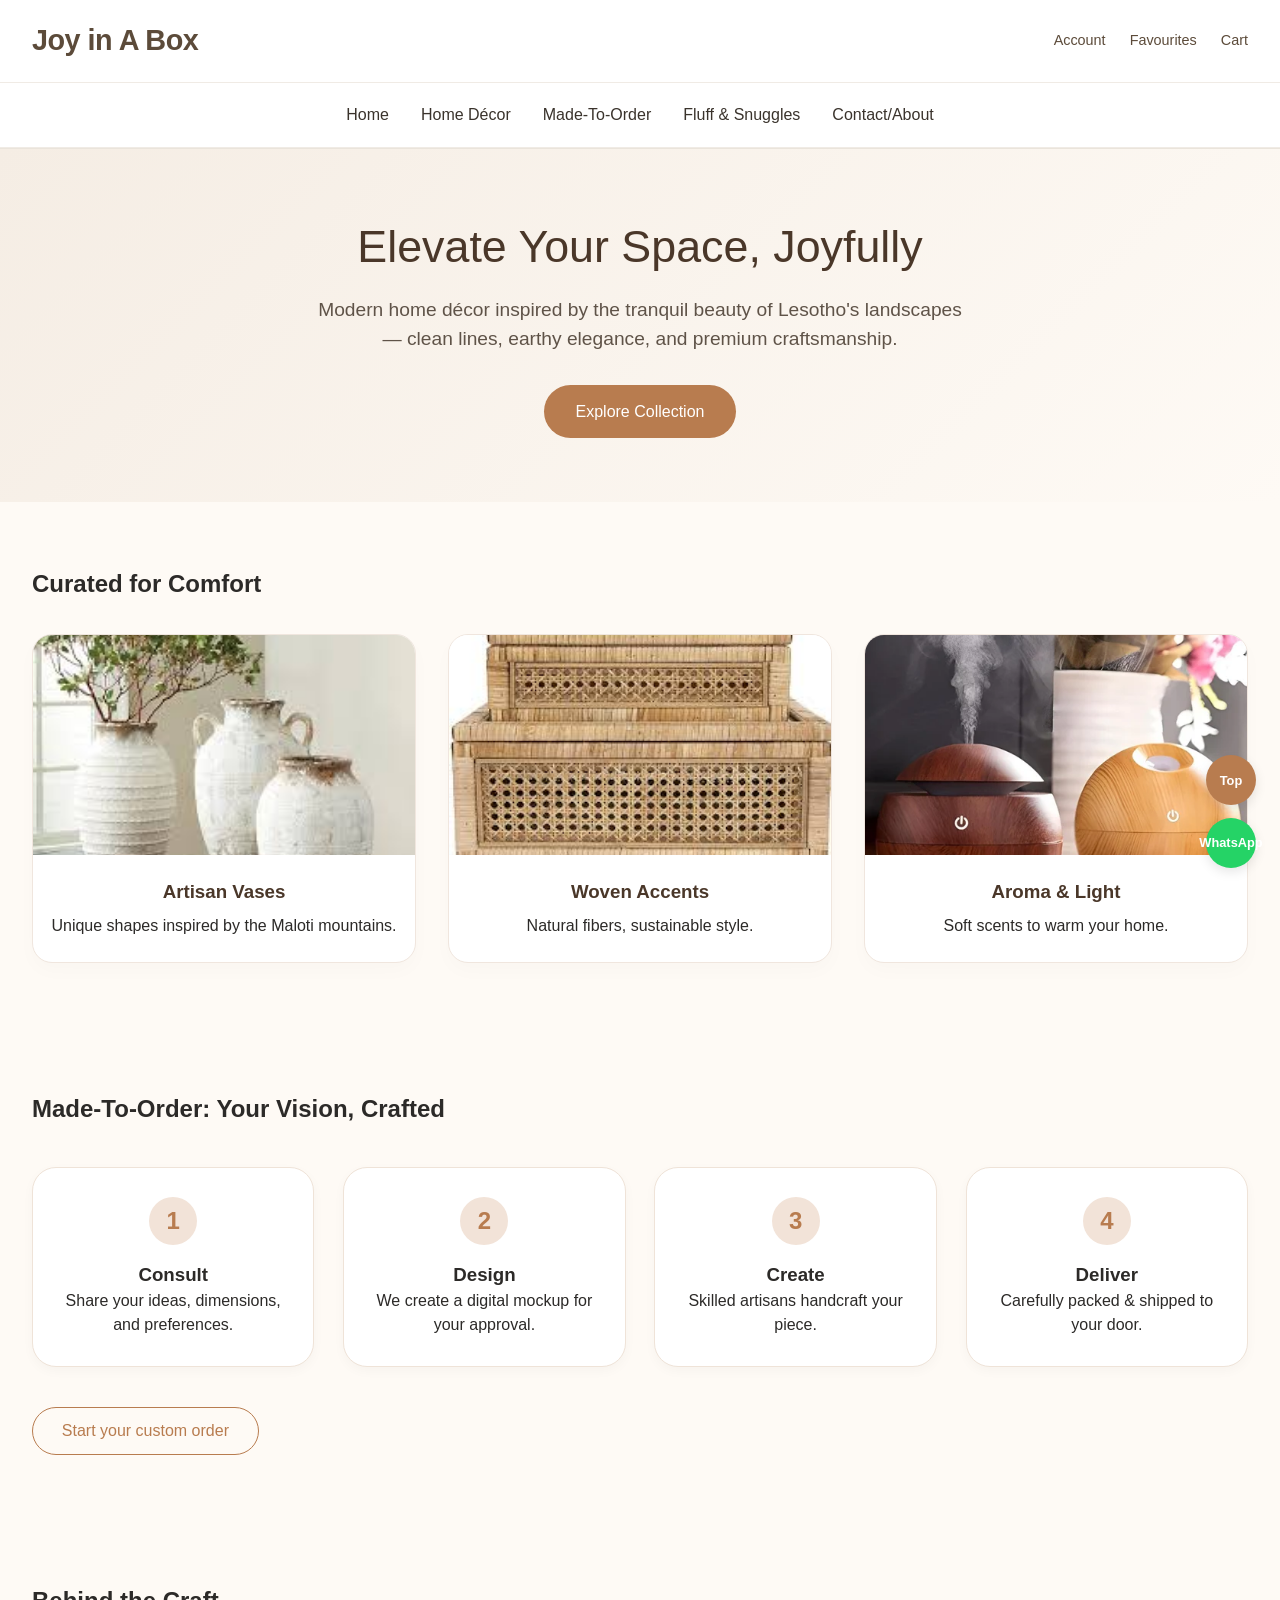
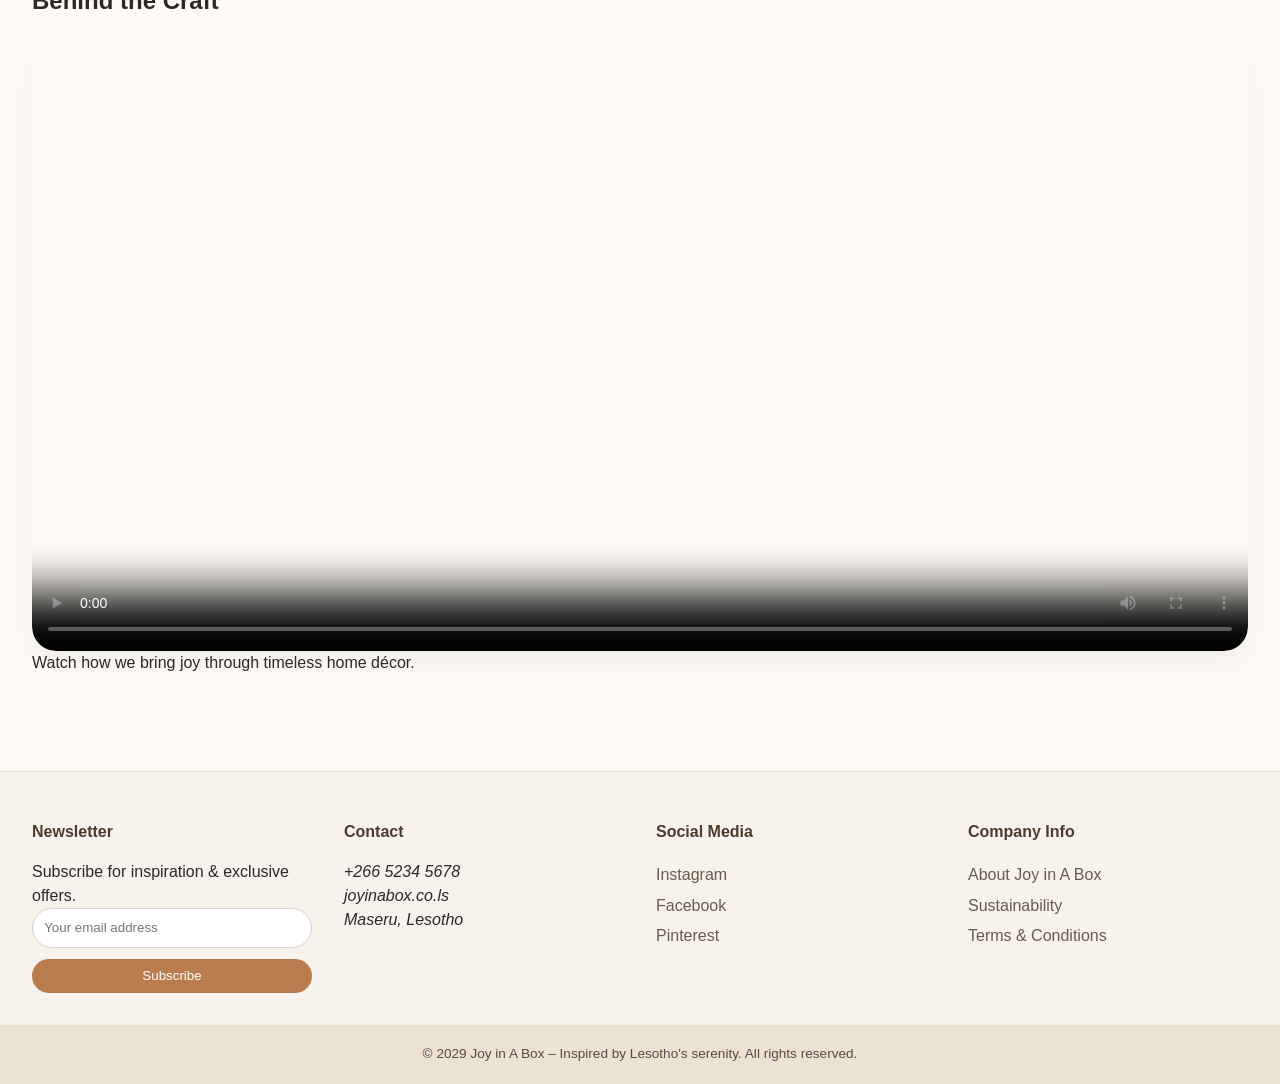
<file: index.html>
<!DOCTYPE html>
<html lang="en">
<head>
  <meta charset="UTF-8">
  <meta name="viewport" content="width=device-width, initial-scale=1.0, viewport-fit=cover">
  <title>Joy in A Box | Home Décor</title>
  <link rel="stylesheet" href="style.css">
</head>
<body>

  <header class="site-header">
    <div class="container header-flex">
      <div class="logo-area">
        <a href="index.html" class="logo-link">Joy in A Box</a>
      </div>
      <div class="top-right-icons">
        <a href="#" class="icon-link">Account</a>
        <a href="#" class="icon-link">Favourites</a>
        <a href="#" class="icon-link">Cart</a>
      </div>
    </div>

    <nav class="main-nav">
      <div class="container nav-container">
        <ul class="nav-menu">
          <li class="nav-item dropdown">
            <a href="index.html">Home</a>
            <ul class="submenu">
              <li><a href="index.html#featured">Featured</a></li>
              <li><a href="index.html#collections">Collections</a></li>
            </ul>
          </li>
          <li class="nav-item dropdown">
            <a href="decor.html">Home Décor</a>
            <ul class="submenu">
              <li><a href="decor.html#vases">Vases & Planters</a></li>
              <li><a href="decor.html#wall-art">Wall Art</a></li>
              <li><a href="decor.html#candles">Candles & Holders</a></li>
            </ul>
          </li>
          <li class="nav-item dropdown">
            <a href="made-to-order.html">Made‑To‑Order</a>
            <ul class="submenu">
              <li><a href="made-to-order.html#process">Process</a></li>
              <li><a href="made-to-order.html#custom">Custom Designs</a></li>
            </ul>
          </li>
          <li class="nav-item dropdown">
            <a href="fluff-snuggles.html">Fluff & Snuggles</a>
            <ul class="submenu">
              <li><a href="fluff-snuggles.html#throws">Throws & Blankets</a></li>
              <li><a href="fluff-snuggles.html#cushions">Cushions</a></li>
            </ul>
          </li>
          <li class="nav-item">
            <a href="contact.html">Contact/About</a>
          </li>
        </ul>
      </div>
    </nav>
  </header>

  <main>
    <section class="hero">
      <div class="container hero-content">
        <h1>Elevate Your Space, Joyfully</h1>
        <p>Modern home décor inspired by the tranquil beauty of Lesotho's landscapes — clean lines, earthy elegance, and premium craftsmanship.</p>
        <a href="decor.html" class="btn-primary">Explore Collection</a>
      </div>
    </section>

    <section class="featured-grid" id="featured">
      <div class="container">
        <h2>Curated for Comfort</h2>
        <div class="card-grid">
          <div class="card">
            <img src="vase.jpg" alt="Ceramic vase with natural texture" class="card-img">
            <h3>Artisan Vases</h3>
            <p>Unique shapes inspired by the Maloti mountains.</p>
          </div>
          <div class="card">
            <img src="woven.jpg" alt="Woven storage basket" class="card-img">
            <h3>Woven Accents</h3>
            <p>Natural fibers, sustainable style.</p>
          </div>
          <div class="card">
            <img src="aroma.jpg" alt="Scented candle in ceramic holder" class="card-img">
            <h3>Aroma & Light</h3>
            <p>Soft scents to warm your home.</p>
          </div>
        </div>
      </div>
    </section>

    <section class="mto-process" id="collections">
      <div class="container">
        <h2>Made‑To‑Order: Your Vision, Crafted</h2>
        <div class="process-steps">
          <div class="step">
            <div class="step-num">1</div>
            <h3>Consult</h3>
            <p>Share your ideas, dimensions, and preferences.</p>
          </div>
          <div class="step">
            <div class="step-num">2</div>
            <h3>Design</h3>
            <p>We create a digital mockup for your approval.</p>
          </div>
          <div class="step">
            <div class="step-num">3</div>
            <h3>Create</h3>
            <p>Skilled artisans handcraft your piece.</p>
          </div>
          <div class="step">
            <div class="step-num">4</div>
            <h3>Deliver</h3>
            <p>Carefully packed & shipped to your door.</p>
          </div>
        </div>
        <div class="mto-cta">
          <a href="made-to-order.html" class="btn-secondary">Start your custom order</a>
        </div>
      </div>
    </section>

    <section class="media-showcase">
      <div class="container">
        <h2>Behind the Craft</h2>
        <div class="video-wrapper">
          <video controls poster="https://placehold.co/800x450/f4f4f4/8b7a66?text=Joy+in+A+Box" width="100%">
            <source src="https://www.w3schools.com/html/mov_bbb.mp4" type="video/mp4">
            Your browser does not support the video tag.
          </video>
        </div>
        <p class="video-caption">Watch how we bring joy through timeless home décor.</p>
      </div>
    </section>
  </main>

  <footer class="site-footer">
    <div class="container footer-grid">
      <div class="footer-newsletter">
        <h4>Newsletter</h4>
        <p>Subscribe for inspiration & exclusive offers.</p>
        <form action="#" method="post" class="newsletter-form">
          <input type="email" placeholder="Your email address" required>
          <button type="submit" class="btn-subscribe">Subscribe</button>
        </form>
      </div>
      <div class="footer-contact">
        <h4>Contact</h4>
        <address>
          +266 5234 5678<br>
          joyinabox.co.ls<br>
          Maseru, Lesotho
        </address>
      </div>
      <div class="footer-social">
        <h4>Social Media</h4>
        <ul class="social-links">
          <li><a href="#">Instagram</a></li>
          <li><a href="#">Facebook</a></li>
          <li><a href="#">Pinterest</a></li>
        </ul>
      </div>
      <div class="footer-company">
        <h4>Company Info</h4>
        <ul class="company-links">
          <li><a href="#">About Joy in A Box</a></li>
          <li><a href="#">Sustainability</a></li>
          <li><a href="#">Terms & Conditions</a></li>
        </ul>
      </div>
    </div>
    <div class="footer-bottom">
      <div class="container">
        <p>© 2029 Joy in A Box – Inspired by Lesotho's serenity. All rights reserved.</p>
      </div>
    </div>
  </footer>

  <div class="floating-buttons">
    <a href="#" class="float-scroll">Top</a>
    <a href="https://wa.me/26612345678?text=Hello%20Joy%20in%20A%20Box" class="float-wa" target="_blank" rel="noopener">WhatsApp</a>
  </div>
</body>
</html>
</file>
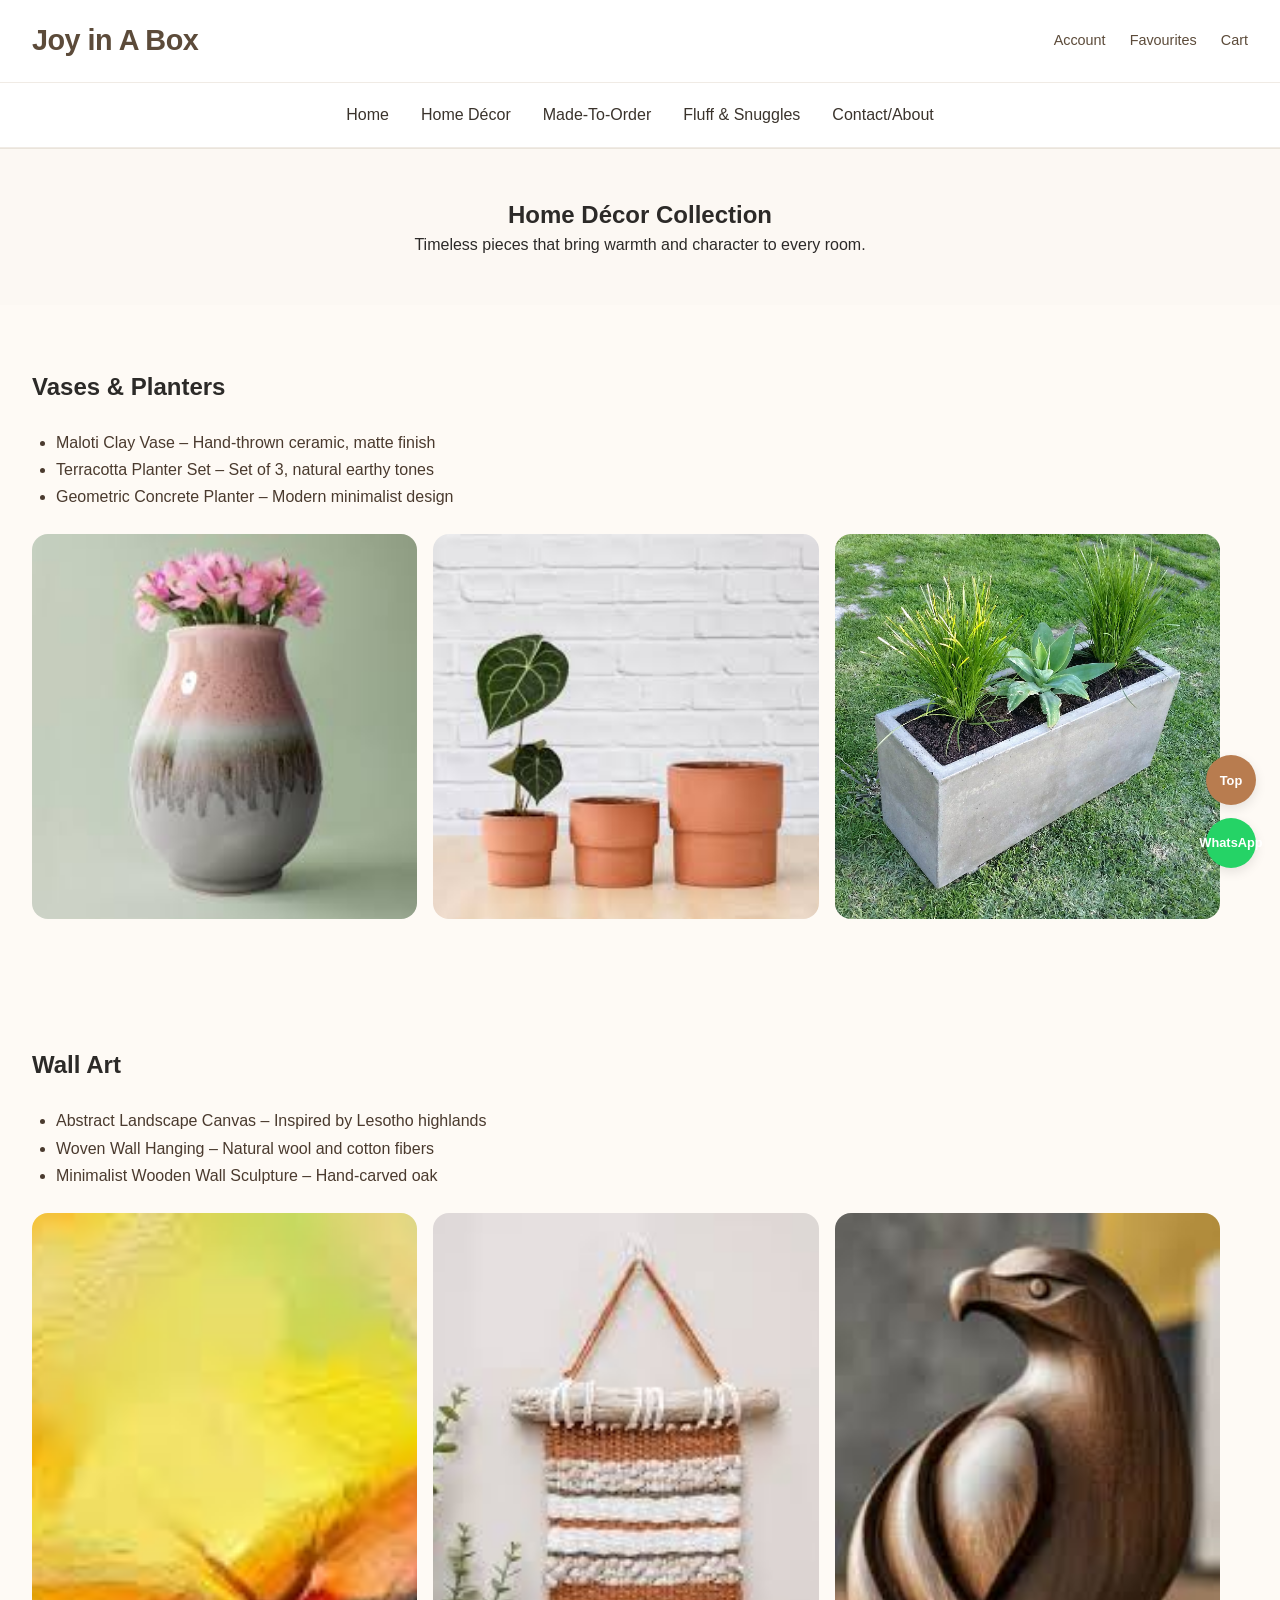
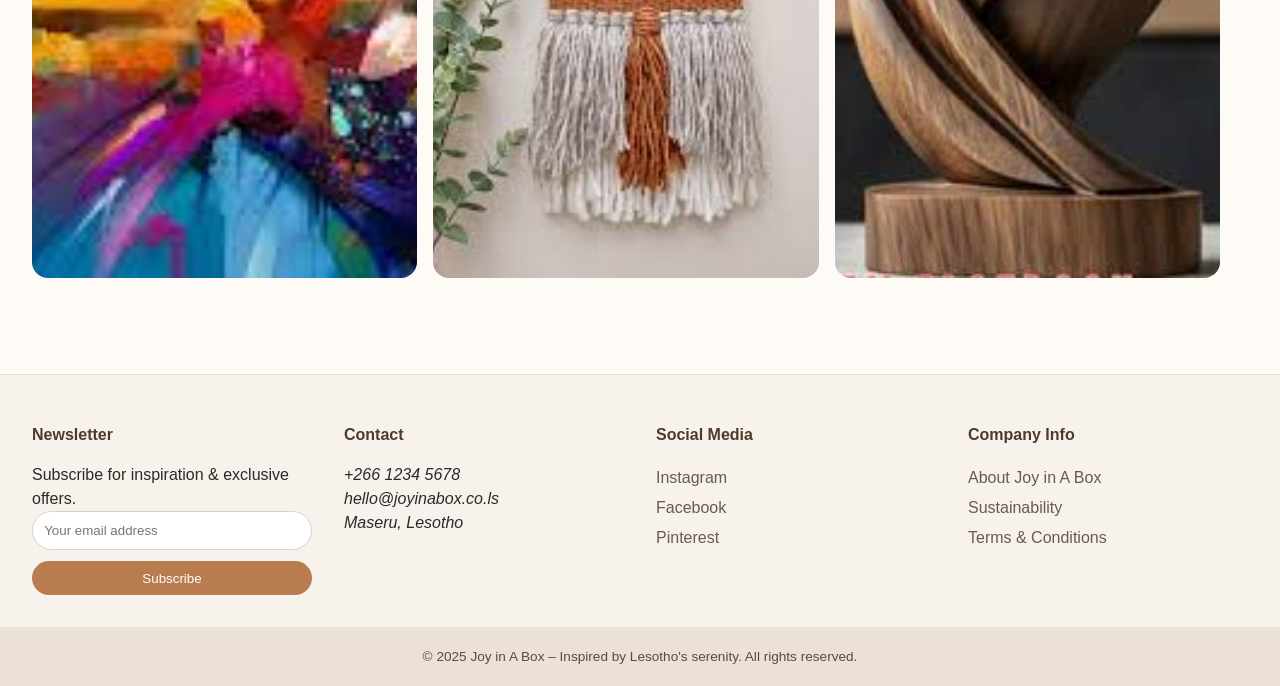
<file: decor.html>
<!DOCTYPE html>
<html lang="en">
<head>
  <meta charset="UTF-8">
  <meta name="viewport" content="width=device-width, initial-scale=1.0">
  <title>Joy in A Box | Home Décor Collection</title>
  <link rel="stylesheet" href="style.css">
</head>
<body>

  <header class="site-header">
    <div class="container header-flex">
      <div class="logo-area">
        <a href="index.html" class="logo-link">Joy in A Box</a>
      </div>
      <div class="top-right-icons">
        <a href="#" class="icon-link">Account</a>
        <a href="#" class="icon-link">Favourites</a>
        <a href="#" class="icon-link">Cart</a>
      </div>
    </div>

    <nav class="main-nav">
      <div class="container nav-container">
        <ul class="nav-menu">
          <li class="nav-item dropdown"><a href="index.html">Home</a><ul class="submenu"><li><a href="index.html#featured">Featured</a></li><li><a href="index.html#collections">Collections</a></li></ul></li>
          <li class="nav-item dropdown"><a href="decor.html">Home Décor</a><ul class="submenu"><li><a href="decor.html#vases">Vases & Planters</a></li><li><a href="decor.html#wall-art">Wall Art</a></li><li><a href="decor.html#candles">Candles & Holders</a></li></ul></li>
          <li class="nav-item dropdown"><a href="made-to-order.html">Made‑To‑Order</a><ul class="submenu"><li><a href="made-to-order.html#process">Process</a></li><li><a href="made-to-order.html#custom">Custom Designs</a></li></ul></li>
          <li class="nav-item dropdown"><a href="fluff-snuggles.html">Fluff & Snuggles</a><ul class="submenu"><li><a href="fluff-snuggles.html#throws">Throws & Blankets</a></li><li><a href="fluff-snuggles.html#cushions">Cushions</a></li></ul></li>
          <li class="nav-item"><a href="contact.html">Contact/About</a></li>
        </ul>
      </div>
    </nav>
  </header>

  <main>
    <section class="page-hero">
      <div class="container">
        <h1>Home Décor Collection</h1>
        <p>Timeless pieces that bring warmth and character to every room.</p>
      </div>
    </section>

    <section class="product-section" id="vases">
      <div class="container">
        <h2>Vases & Planters</h2>
        <ul class="product-list">
          <li>Maloti Clay Vase – Hand-thrown ceramic, matte finish</li>
          <li>Terracotta Planter Set – Set of 3, natural earthy tones</li>
          <li>Geometric Concrete Planter – Modern minimalist design</li>
        </ul>
        <div class="product-gallery">
          <img src="ceramic.jpg" alt="Ceramic vase">
          <img src="plant.jpg" alt="Terracotta planters">
          <img src="concrete.jpg" alt="Concrete planter">
        </div>
      </div>
    </section>

    <section class="product-section" id="wall-art">
      <div class="container">
        <h2>Wall Art</h2>
        <ul class="product-list">
          <li>Abstract Landscape Canvas – Inspired by Lesotho highlands</li>
          <li>Woven Wall Hanging – Natural wool and cotton fibers</li>
          <li>Minimalist Wooden Wall Sculpture – Hand-carved oak</li>
        </ul>
        <div class="product-gallery">
          <img src="canvas.jpg" alt="Abstract canvas">
          <img src="hanging.jpg" alt="Woven wall hanging">
          <img src="sculpture.jpg" alt="Wooden sculpture">
        </div>
      </div>
    </section>

  </main>

  <footer class="site-footer">
    <div class="container footer-grid">
      <div class="footer-newsletter"><h4>Newsletter</h4><p>Subscribe for inspiration & exclusive offers.</p><form action="#" class="newsletter-form"><input type="email" placeholder="Your email address"><button type="submit" class="btn-subscribe">Subscribe</button></form></div>
      <div class="footer-contact"><h4>Contact</h4><address>+266 1234 5678<br>hello@joyinabox.co.ls<br>Maseru, Lesotho</address></div>
      <div class="footer-social"><h4>Social Media</h4><ul class="social-links"><li><a href="#">Instagram</a></li><li><a href="#">Facebook</a></li><li><a href="#">Pinterest</a></li></ul></div>
      <div class="footer-company"><h4>Company Info</h4><ul class="company-links"><li><a href="#">About Joy in A Box</a></li><li><a href="#">Sustainability</a></li><li><a href="#">Terms & Conditions</a></li></ul></div>
    </div>
    <div class="footer-bottom"><div class="container"><p>© 2025 Joy in A Box – Inspired by Lesotho's serenity. All rights reserved.</p></div></div>
  </footer>

  <div class="floating-buttons"><a href="#" class="float-scroll">Top</a><a href="https://wa.me/26612345678" class="float-wa" target="_blank">WhatsApp</a></div>
</body>
</html>
</file>
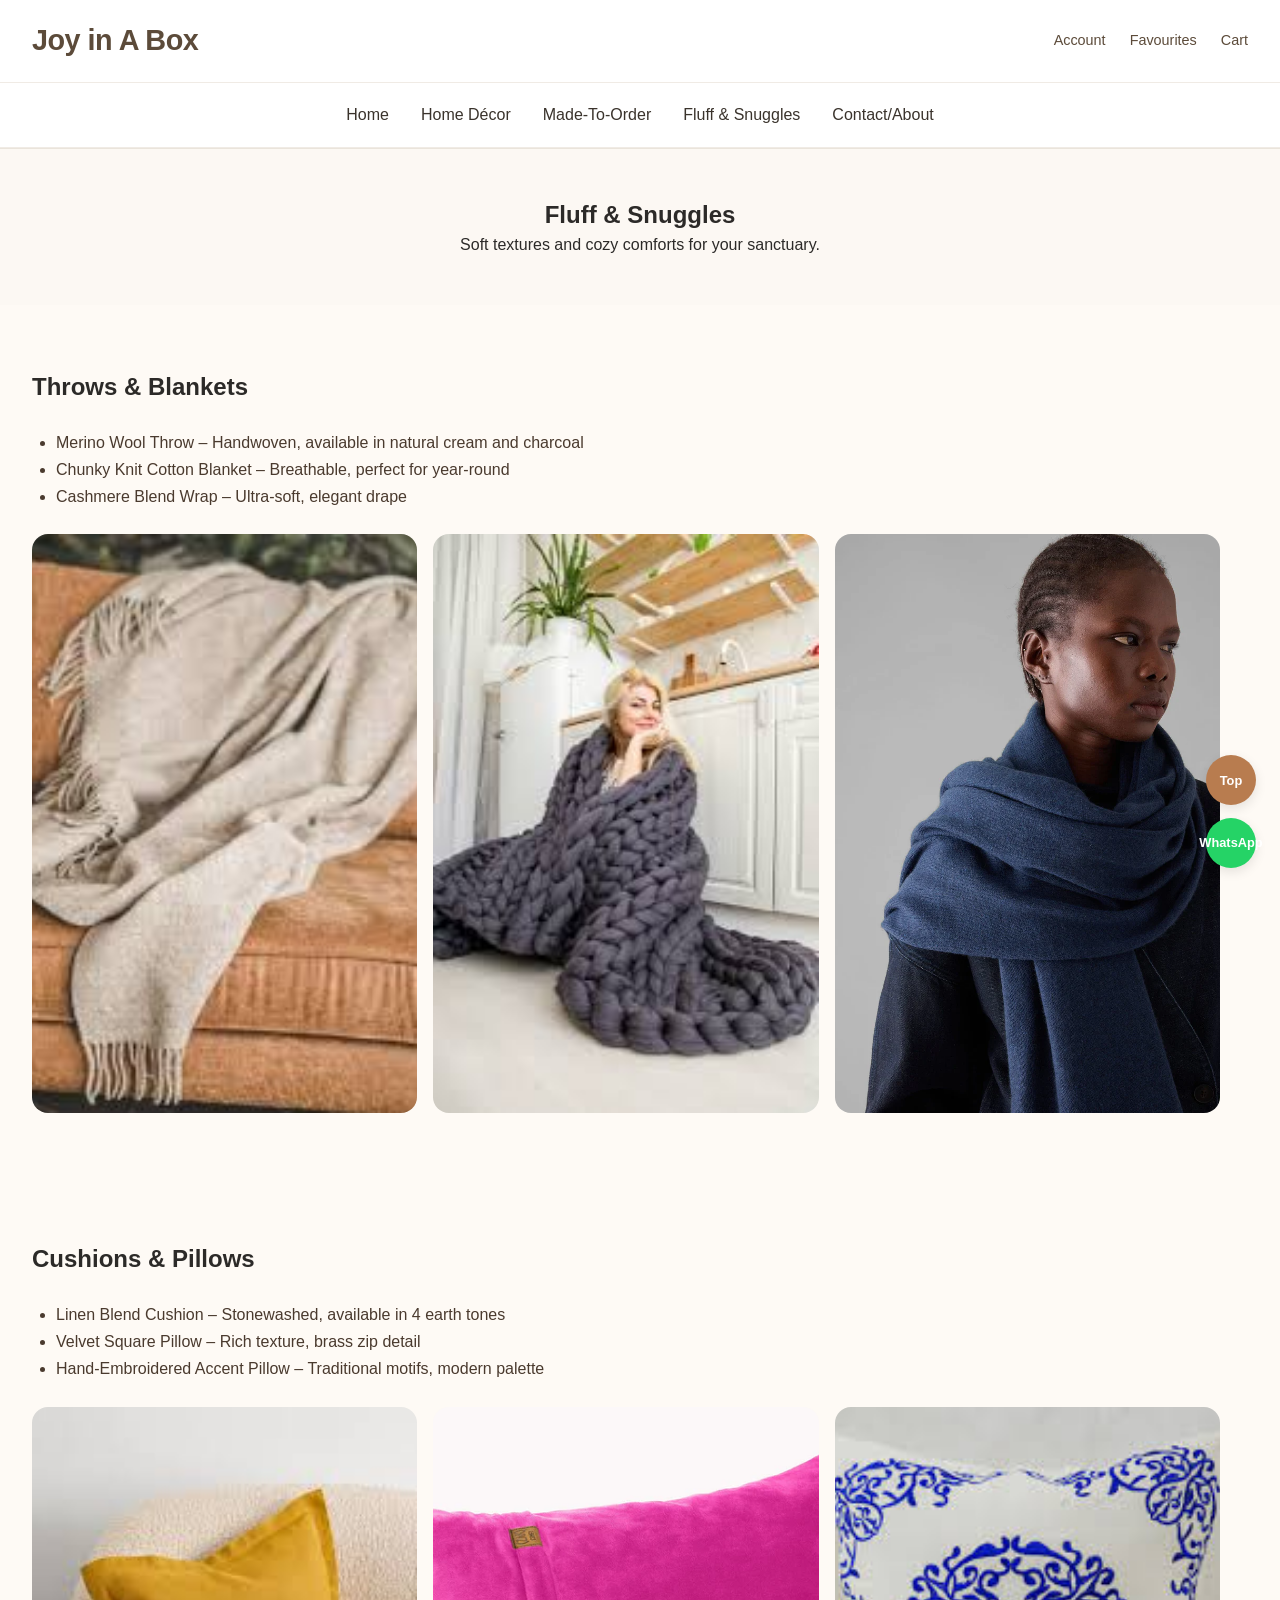
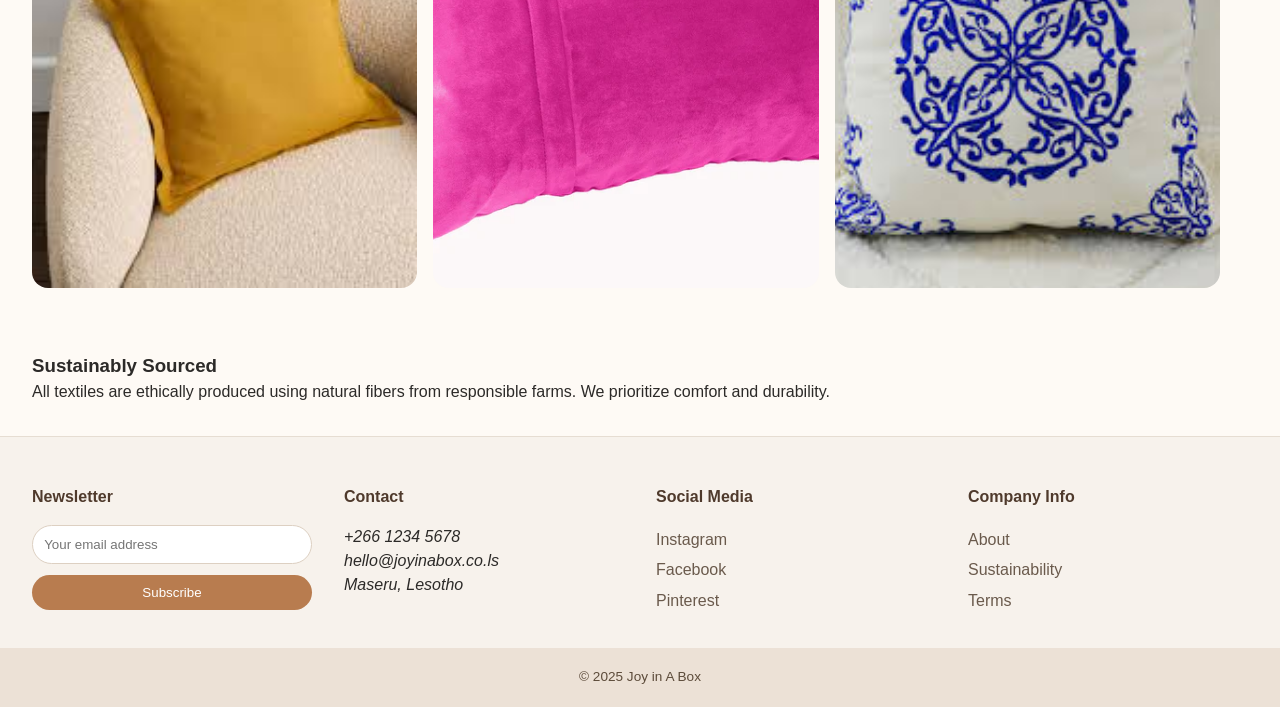
<file: fluff-snuggles.html>
<!DOCTYPE html>
<html lang="en">
<head>
  <meta charset="UTF-8">
  <meta name="viewport" content="width=device-width, initial-scale=1.0">
  <title>Joy in A Box | Fluff & Snuggles</title>
  <link rel="stylesheet" href="style.css">
</head>
<body>

  <header class="site-header"><div class="container header-flex"><div class="logo-area"><a href="index.html" class="logo-link">Joy in A Box</a></div><div class="top-right-icons"><a href="#" class="icon-link">Account</a><a href="#" class="icon-link">Favourites</a><a href="#" class="icon-link">Cart</a></div></div><nav class="main-nav"><div class="container nav-container"><ul class="nav-menu"><li class="nav-item dropdown"><a href="index.html">Home</a><ul class="submenu"><li><a href="index.html#featured">Featured</a></li><li><a href="index.html#collections">Collections</a></li></ul></li><li class="nav-item dropdown"><a href="decor.html">Home Décor</a><ul class="submenu"><li><a href="decor.html#vases">Vases & Planters</a></li><li><a href="decor.html#wall-art">Wall Art</a></li><li><a href="decor.html#candles">Candles & Holders</a></li></ul></li><li class="nav-item dropdown"><a href="made-to-order.html">Made‑To‑Order</a><ul class="submenu"><li><a href="made-to-order.html#process">Process</a></li><li><a href="made-to-order.html#custom">Custom Designs</a></li></ul></li><li class="nav-item dropdown"><a href="fluff-snuggles.html">Fluff & Snuggles</a><ul class="submenu"><li><a href="fluff-snuggles.html#throws">Throws & Blankets</a></li><li><a href="fluff-snuggles.html#cushions">Cushions</a></li></ul></li><li class="nav-item"><a href="contact.html">Contact/About</a></li></ul></div></nav></header>

  <main>
    <section class="page-hero">
      <div class="container"><h1>Fluff & Snuggles</h1><p>Soft textures and cozy comforts for your sanctuary.</p></div>
    </section>

    <section class="product-section" id="throws">
      <div class="container">
        <h2>Throws & Blankets</h2>
        <ul class="product-list">
          <li>Merino Wool Throw – Handwoven, available in natural cream and charcoal</li>
          <li>Chunky Knit Cotton Blanket – Breathable, perfect for year-round</li>
          <li>Cashmere Blend Wrap – Ultra-soft, elegant drape</li>
        </ul>
        <div class="product-gallery">
          <img src="wool.jpg" alt="Wool throw blanket">
          <img src="knit.jpg" alt="Chunky knit blanket">
          <img src="wrap.jpg" alt="Cashmere wrap">
        </div>
      </div>
    </section>

    <section class="product-section" id="cushions">
      <div class="container">
        <h2>Cushions & Pillows</h2>
        <ul class="product-list">
          <li>Linen Blend Cushion – Stonewashed, available in 4 earth tones</li>
          <li>Velvet Square Pillow – Rich texture, brass zip detail</li>
          <li>Hand-Embroidered Accent Pillow – Traditional motifs, modern palette</li>
        </ul>
        <div class="product-gallery">
          <img src="cusion.jpg" alt="Linen cushion">
          <img src="velvent.jpg" alt="Velvet pillow">
          <img src="embroidered.jpg" alt="Embroidered pillow">
        </div>
      </div>
    </section>

    <section class="material-note">
      <div class="container"><h3>Sustainably Sourced</h3><p>All textiles are ethically produced using natural fibers from responsible farms. We prioritize comfort and durability.</p></div>
    </section>
  </main>

  <footer class="site-footer"><div class="container footer-grid"><div class="footer-newsletter"><h4>Newsletter</h4><form class="newsletter-form"><input type="email" placeholder="Your email address"><button type="submit" class="btn-subscribe">Subscribe</button></form></div><div class="footer-contact"><h4>Contact</h4><address>+266 1234 5678<br>hello@joyinabox.co.ls<br>Maseru, Lesotho</address></div><div class="footer-social"><h4>Social Media</h4><ul class="social-links"><li><a href="#">Instagram</a></li><li><a href="#">Facebook</a></li><li><a href="#">Pinterest</a></li></ul></div><div class="footer-company"><h4>Company Info</h4><ul class="company-links"><li><a href="#">About</a></li><li><a href="#">Sustainability</a></li><li><a href="#">Terms</a></li></ul></div></div><div class="footer-bottom"><div class="container"><p>© 2025 Joy in A Box</p></div></div></footer>
  <div class="floating-buttons"><a href="#" class="float-scroll">Top</a><a href="https://wa.me/26612345678" class="float-wa" target="_blank">WhatsApp</a></div>
</body>
</html>
</file>
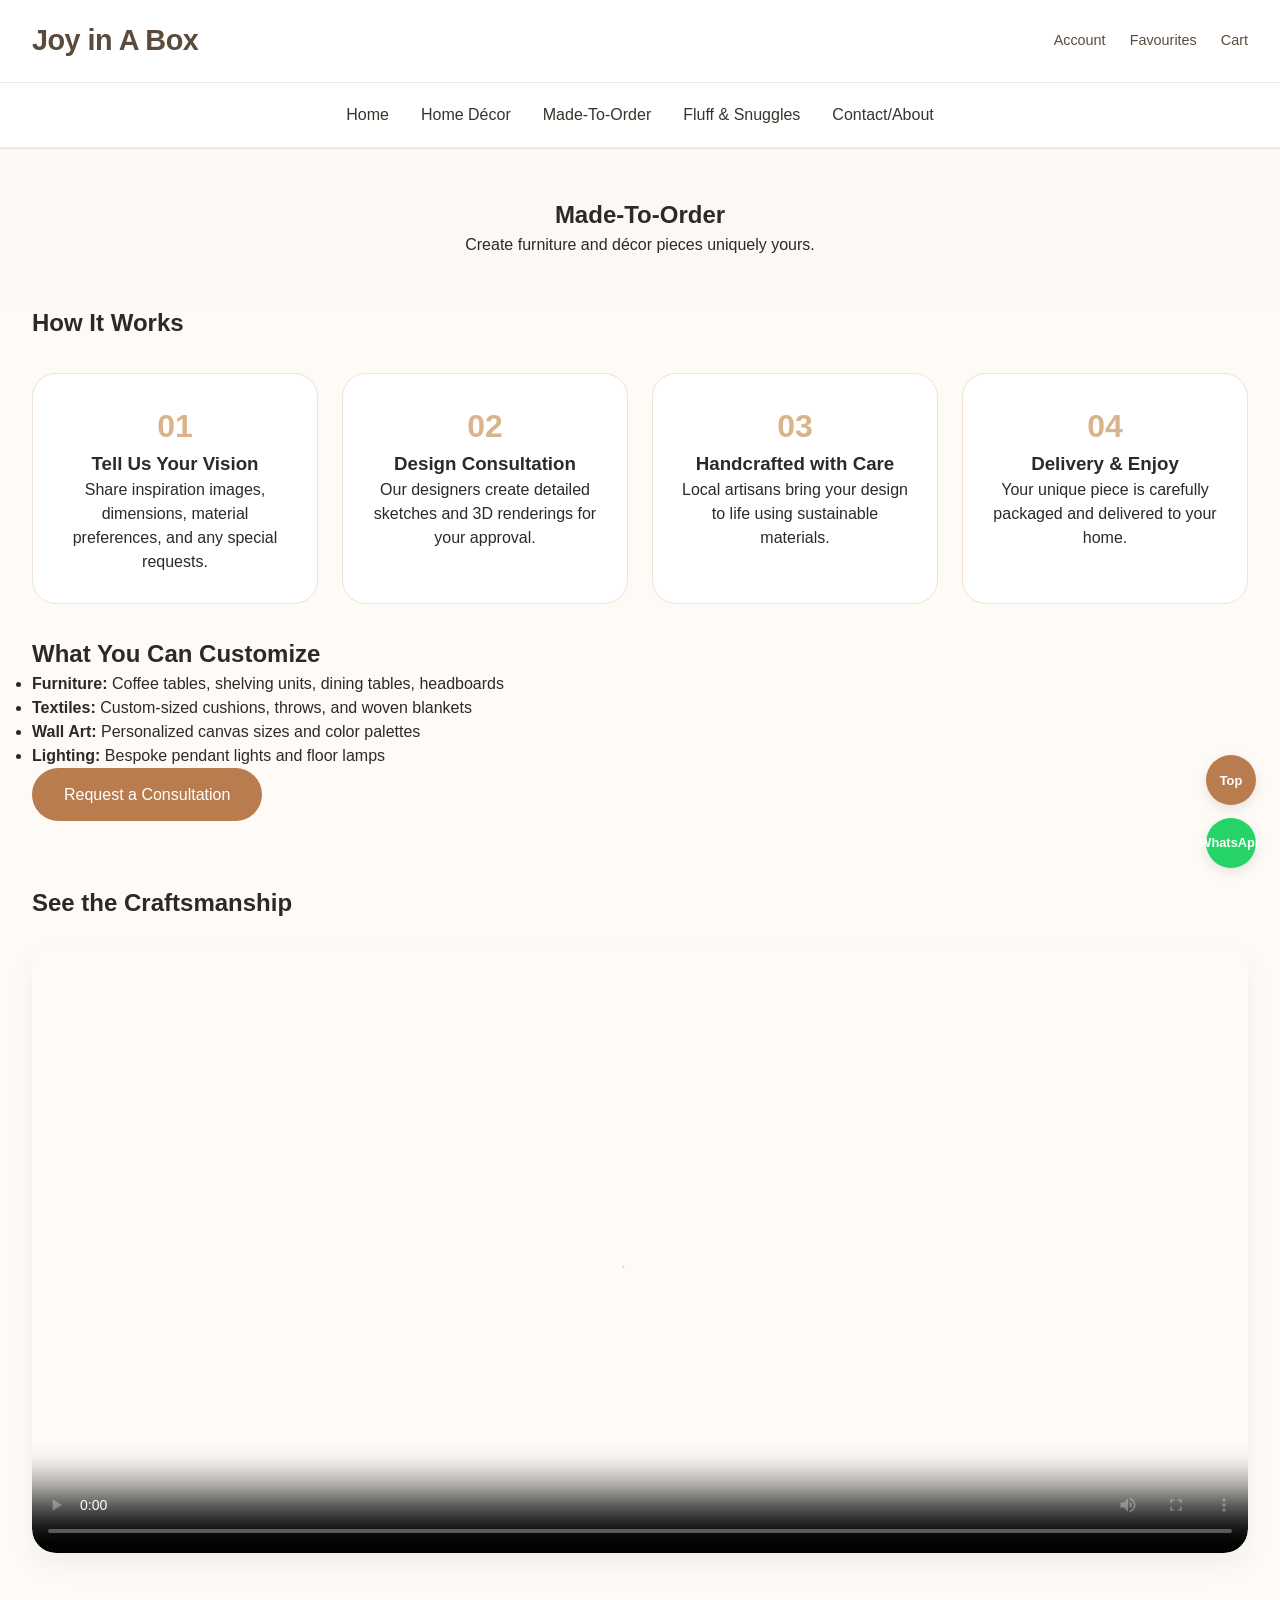
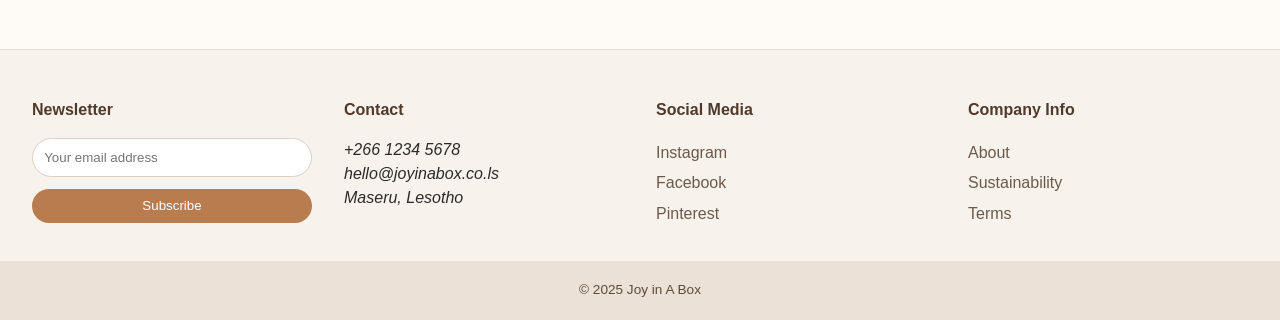
<file: made-to-order.html>
<!DOCTYPE html>
<html lang="en">
<head>
  <meta charset="UTF-8">
  <meta name="viewport" content="width=device-width, initial-scale=1.0">
  <title>Joy in A Box | Made To Order</title>
  <link rel="stylesheet" href="style.css">
</head>
<body>

  <header class="site-header">
    <div class="container header-flex">
      <div class="logo-area"><a href="index.html" class="logo-link">Joy in A Box</a></div>
      <div class="top-right-icons"><a href="#" class="icon-link">Account</a><a href="#" class="icon-link">Favourites</a><a href="#" class="icon-link">Cart</a></div>
    </div>
    <nav class="main-nav"><div class="container nav-container"><ul class="nav-menu"><li class="nav-item dropdown"><a href="index.html">Home</a><ul class="submenu"><li><a href="index.html#featured">Featured</a></li><li><a href="index.html#collections">Collections</a></li></ul></li><li class="nav-item dropdown"><a href="decor.html">Home Décor</a><ul class="submenu"><li><a href="decor.html#vases">Vases & Planters</a></li><li><a href="decor.html#wall-art">Wall Art</a></li><li><a href="decor.html#candles">Candles & Holders</a></li></ul></li><li class="nav-item dropdown"><a href="made-to-order.html">Made‑To‑Order</a><ul class="submenu"><li><a href="made-to-order.html#process">Process</a></li><li><a href="made-to-order.html#custom">Custom Designs</a></li></ul></li><li class="nav-item dropdown"><a href="fluff-snuggles.html">Fluff & Snuggles</a><ul class="submenu"><li><a href="fluff-snuggles.html#throws">Throws & Blankets</a></li><li><a href="fluff-snuggles.html#cushions">Cushions</a></li></ul></li><li class="nav-item"><a href="contact.html">Contact/About</a></li></ul></div></nav>
  </header>

  <main>
    <section class="page-hero">
      <div class="container"><h1>Made‑To‑Order</h1><p>Create furniture and décor pieces uniquely yours.</p></div>
    </section>

    <section class="process-detail" id="process">
      <div class="container">
        <h2>How It Works</h2>
        <div class="process-grid">
          <div class="process-card"><span class="process-step">01</span><h3>Tell Us Your Vision</h3><p>Share inspiration images, dimensions, material preferences, and any special requests.</p></div>
          <div class="process-card"><span class="process-step">02</span><h3>Design Consultation</h3><p>Our designers create detailed sketches and 3D renderings for your approval.</p></div>
          <div class="process-card"><span class="process-step">03</span><h3>Handcrafted with Care</h3><p>Local artisans bring your design to life using sustainable materials.</p></div>
          <div class="process-card"><span class="process-step">04</span><h3>Delivery & Enjoy</h3><p>Your unique piece is carefully packaged and delivered to your home.</p></div>
        </div>
      </div>
    </section>

    <section class="custom-options" id="custom">
      <div class="container">
        <h2>What You Can Customize</h2>
        <ul class="custom-list">
          <li><strong>Furniture:</strong> Coffee tables, shelving units, dining tables, headboards</li>
          <li><strong>Textiles:</strong> Custom-sized cushions, throws, and woven blankets</li>
          <li><strong>Wall Art:</strong> Personalized canvas sizes and color palettes</li>
          <li><strong>Lighting:</strong> Bespoke pendant lights and floor lamps</li>
        </ul>
        <div class="custom-cta">
          <a href="contact.html" class="btn-primary">Request a Consultation</a>
        </div>
      </div>
    </section>

    <section class="media-showcase">
      <div class="container">
        <h2>See the Craftsmanship</h2>
        <div class="video-wrapper"><video controls poster="https://placehold.co/800x450/f4f4f4/8b7a66?text=Craftsmanship"><source src="https://www.w3schools.com/html/mov_bbb.mp4" type="video/mp4"></video></div>
      </div>
    </section>
  </main>

  <footer class="site-footer"><div class="container footer-grid"><div class="footer-newsletter"><h4>Newsletter</h4><form class="newsletter-form"><input type="email" placeholder="Your email address"><button type="submit" class="btn-subscribe">Subscribe</button></form></div><div class="footer-contact"><h4>Contact</h4><address>+266 1234 5678<br>hello@joyinabox.co.ls<br>Maseru, Lesotho</address></div><div class="footer-social"><h4>Social Media</h4><ul class="social-links"><li><a href="#">Instagram</a></li><li><a href="#">Facebook</a></li><li><a href="#">Pinterest</a></li></ul></div><div class="footer-company"><h4>Company Info</h4><ul class="company-links"><li><a href="#">About</a></li><li><a href="#">Sustainability</a></li><li><a href="#">Terms</a></li></ul></div></div><div class="footer-bottom"><div class="container"><p>© 2025 Joy in A Box</p></div></div></footer>
  <div class="floating-buttons"><a href="#" class="float-scroll">Top</a><a href="https://wa.me/26612345678" class="float-wa" target="_blank">WhatsApp</a></div>
</body>
</html>
</file>
<file: style.css>
* {
  margin: 0;
  padding: 0;
  box-sizing: border-box;
}

body {
  font-family: 'Segoe UI', Roboto, 'Helvetica Neue', sans-serif;
  background-color: #fefaf5;
  color: #2c2a28;
  line-height: 1.5;
}

.container {
  max-width: 1280px;
  margin: 0 auto;
  padding: 0 2rem;
}

/* Header */
.site-header {
  background: #ffffff;
  border-bottom: 1px solid #eae4db;
  position: sticky;
  top: 0;
  z-index: 100;
}

.header-flex {
  display: flex;
  justify-content: space-between;
  align-items: center;
  padding: 1.2rem 2rem;
  flex-wrap: wrap;
}

.logo-link {
  font-size: 1.8rem;
  font-weight: 600;
  letter-spacing: -0.5px;
  text-decoration: none;
  color: #5c4b3a;
  transition: color 0.2s;
}

.logo-link:hover {
  color: #9b7b5c;
}

.top-right-icons {
  display: flex;
  gap: 1.5rem;
}

.icon-link {
  text-decoration: none;
  color: #5c4b3a;
  font-weight: 500;
  font-size: 0.9rem;
}

.icon-link:hover {
  color: #9b7b5c;
  text-decoration: underline;
}

/* Navigation */
.main-nav {
  background: #ffffff;
  border-top: 1px solid #f0ebe5;
  border-bottom: 1px solid #f0ebe5;
}

.nav-container {
  padding: 0;
}

.nav-menu {
  display: flex;
  justify-content: center;
  list-style: none;
  gap: 2rem;
  flex-wrap: wrap;
  padding: 0.75rem 0;
}

.nav-item {
  position: relative;
}

.nav-item > a {
  text-decoration: none;
  color: #3a332c;
  font-weight: 500;
  padding: 0.5rem 0;
  display: inline-block;
}

.nav-item > a:hover {
  color: #b87c4f;
}

.submenu {
  position: absolute;
  top: 2rem;
  left: 0;
  background: #ffffff;
  list-style: none;
  padding: 0.75rem 0;
  min-width: 180px;
  box-shadow: 0 8px 20px rgba(0,0,0,0.05);
  border-radius: 8px;
  opacity: 0;
  visibility: hidden;
  transition: all 0.2s ease;
  z-index: 10;
  border: 1px solid #ece4db;
}

.nav-item:hover .submenu {
  opacity: 1;
  visibility: visible;
}

.submenu li a {
  display: block;
  padding: 0.5rem 1.2rem;
  text-decoration: none;
  color: #4f4238;
  font-size: 0.9rem;
}

.submenu li a:hover {
  background: #faf5ef;
  color: #b87c4f;
}

/* Hero */
.hero {
  background: linear-gradient(135deg, #f5ede4 0%, #fefaf5 100%);
  padding: 4rem 0;
  text-align: center;
}

.hero-content h1 {
  font-size: 2.8rem;
  font-weight: 500;
  color: #4a3729;
  margin-bottom: 1rem;
}

.hero-content p {
  font-size: 1.2rem;
  max-width: 650px;
  margin: 0 auto 2rem;
  color: #5f5348;
}

.btn-primary {
  display: inline-block;
  background: #b87c4f;
  color: white;
  padding: 0.9rem 2rem;
  text-decoration: none;
  border-radius: 40px;
  font-weight: 500;
  transition: background 0.2s;
}

.btn-primary:hover {
  background: #9b6440;
}

.btn-secondary {
  display: inline-block;
  background: transparent;
  border: 1.5px solid #b87c4f;
  color: #b87c4f;
  padding: 0.7rem 1.8rem;
  text-decoration: none;
  border-radius: 40px;
  font-weight: 500;
  transition: all 0.2s;
}

.btn-secondary:hover {
  background: #b87c4f;
  color: white;
}

/* Card grid */
.featured-grid, .product-section, .mto-process, .media-showcase {
  padding: 4rem 0;
}

.card-grid {
  display: flex;
  gap: 2rem;
  flex-wrap: wrap;
  justify-content: center;
  margin-top: 2rem;
}

.card {
  background: white;
  border-radius: 20px;
  overflow: hidden;
  box-shadow: 0 8px 20px rgba(0,0,0,0.02);
  transition: transform 0.2s;
  flex: 1 1 280px;
  text-align: center;
  padding-bottom: 1.5rem;
  border: 1px solid #f0e6de;
}

.card-img {
  width: 100%;
  height: 220px;
  object-fit: cover;
}

.card h3 {
  margin: 1rem 0 0.5rem;
  color: #4a3729;
}

/* MTO process */
.process-steps {
  display: flex;
  flex-wrap: wrap;
  gap: 1.8rem;
  justify-content: center;
  margin: 2.5rem 0;
}

.step {
  background: white;
  padding: 1.8rem;
  border-radius: 24px;
  text-align: center;
  flex: 1 1 200px;
  box-shadow: 0 4px 12px rgba(0,0,0,0.03);
  border: 1px solid #efe3d8;
}

.step-num {
  width: 48px;
  height: 48px;
  background: #f2e3d8;
  color: #b87c4f;
  font-size: 1.5rem;
  font-weight: 600;
  display: flex;
  align-items: center;
  justify-content: center;
  border-radius: 60px;
  margin: 0 auto 1rem;
}

/* Video */
.video-wrapper {
  border-radius: 24px;
  overflow: hidden;
  box-shadow: 0 12px 28px rgba(0,0,0,0.05);
  margin-top: 1.5rem;
}

video {
  display: block;
  width: 100%;
  border-radius: 24px;
}

/* Footer */
.site-footer {
  background: #f7f2ec;
  margin-top: 2rem;
  padding-top: 3rem;
  border-top: 1px solid #e6ddd2;
}

.footer-grid {
  display: grid;
  grid-template-columns: repeat(auto-fit, minmax(200px, 1fr));
  gap: 2rem;
  padding-bottom: 2rem;
}

.footer-grid h4 {
  font-size: 1rem;
  font-weight: 600;
  margin-bottom: 1rem;
  color: #4f3a2c;
}

.newsletter-form {
  display: flex;
  flex-direction: column;
  gap: 0.7rem;
}

.newsletter-form input {
  padding: 0.7rem;
  border: 1px solid #ddd0c2;
  border-radius: 30px;
  background: white;
}

.btn-subscribe {
  background: #b87c4f;
  border: none;
  color: white;
  padding: 0.6rem;
  border-radius: 30px;
  cursor: pointer;
}

.social-links, .company-links {
  list-style: none;
}

.social-links li a, .company-links li a {
  text-decoration: none;
  color: #6a5a4c;
  line-height: 1.9;
}

.footer-bottom {
  background: #ece1d6;
  text-align: center;
  padding: 1.2rem 0;
  font-size: 0.85rem;
  color: #5c4b3a;
}

/* Floating buttons */
.floating-buttons {
  position: fixed;
  bottom: 2rem;
  right: 1.5rem;
  display: flex;
  flex-direction: column;
  gap: 0.8rem;
  z-index: 99;
}

.float-scroll, .float-wa {
  background: #b87c4f;
  color: white;
  width: 50px;
  height: 50px;
  display: flex;
  align-items: center;
  justify-content: center;
  border-radius: 50%;
  text-decoration: none;
  font-weight: 600;
  font-size: 0.8rem;
  box-shadow: 0 4px 12px rgba(0,0,0,0.1);
}

.float-wa {
  background: #25d366;
}

/* Page hero */
.page-hero {
  background: #fcf8f3;
  padding: 3rem 0;
  text-align: center;
}

/* product lists and gallery */
.product-list {
  margin: 1.5rem 0 1.5rem 1.5rem;
  line-height: 1.7;
  color: #4a3a2e;
}

.product-gallery {
  display: flex;
  flex-wrap: wrap;
  gap: 1rem;
  margin-top: 1.5rem;
}

.product-gallery img {
  width: calc(33% - 1rem);
  min-width: 180px;
  border-radius: 16px;
  object-fit: cover;
}

.process-grid {
  display: flex;
  flex-wrap: wrap;
  gap: 1.5rem;
  margin: 2rem 0;
}

.process-card {
  flex: 1 1 220px;
  background: white;
  padding: 1.8rem;
  border-radius: 24px;
  text-align: center;
  border: 1px solid #efe2d6;
}

.process-step {
  font-size: 2rem;
  font-weight: 700;
  color: #d9b48b;
}

/* About */
.about-grid, .contact-grid {
  display: flex;
  flex-wrap: wrap;
  gap: 2.5rem;
  align-items: start;
  padding: 2rem 0;
}

.about-text {
  flex: 2;
}

.about-image {
  flex: 1;
}

.about-image img {
  width: 100%;
  border-radius: 24px;
}

.values-list {
  margin-left: 1.2rem;
  margin-top: 1rem;
  list-style-type: square;
  color: #5f4a36;
}

.contact-info, .contact-form {
  flex: 1;
}

.inquiry-form input, .inquiry-form textarea {
  width: 100%;
  padding: 0.8rem;
  margin-bottom: 1rem;
  border: 1px solid #e2d4c8;
  border-radius: 12px;
  font-family: inherit;
}

.map-box {
  margin: 2rem 0;
  text-align: center;
  background: #f0e8df;
  padding: 1rem;
  border-radius: 20px;
}

/* Responsive */
@media (max-width: 768px) {
  .header-flex {
    flex-direction: column;
    gap: 0.8rem;
  }
  .nav-menu {
    gap: 1rem;
  }
  .hero-content h1 {
    font-size: 2rem;
  }
  .product-gallery img {
    width: 100%;
  }
  .footer-grid {
    grid-template-columns: 1fr;
    text-align: center;
  }
  .floating-buttons {
    bottom: 1rem;
    right: 1rem;
  }
}
</file>
